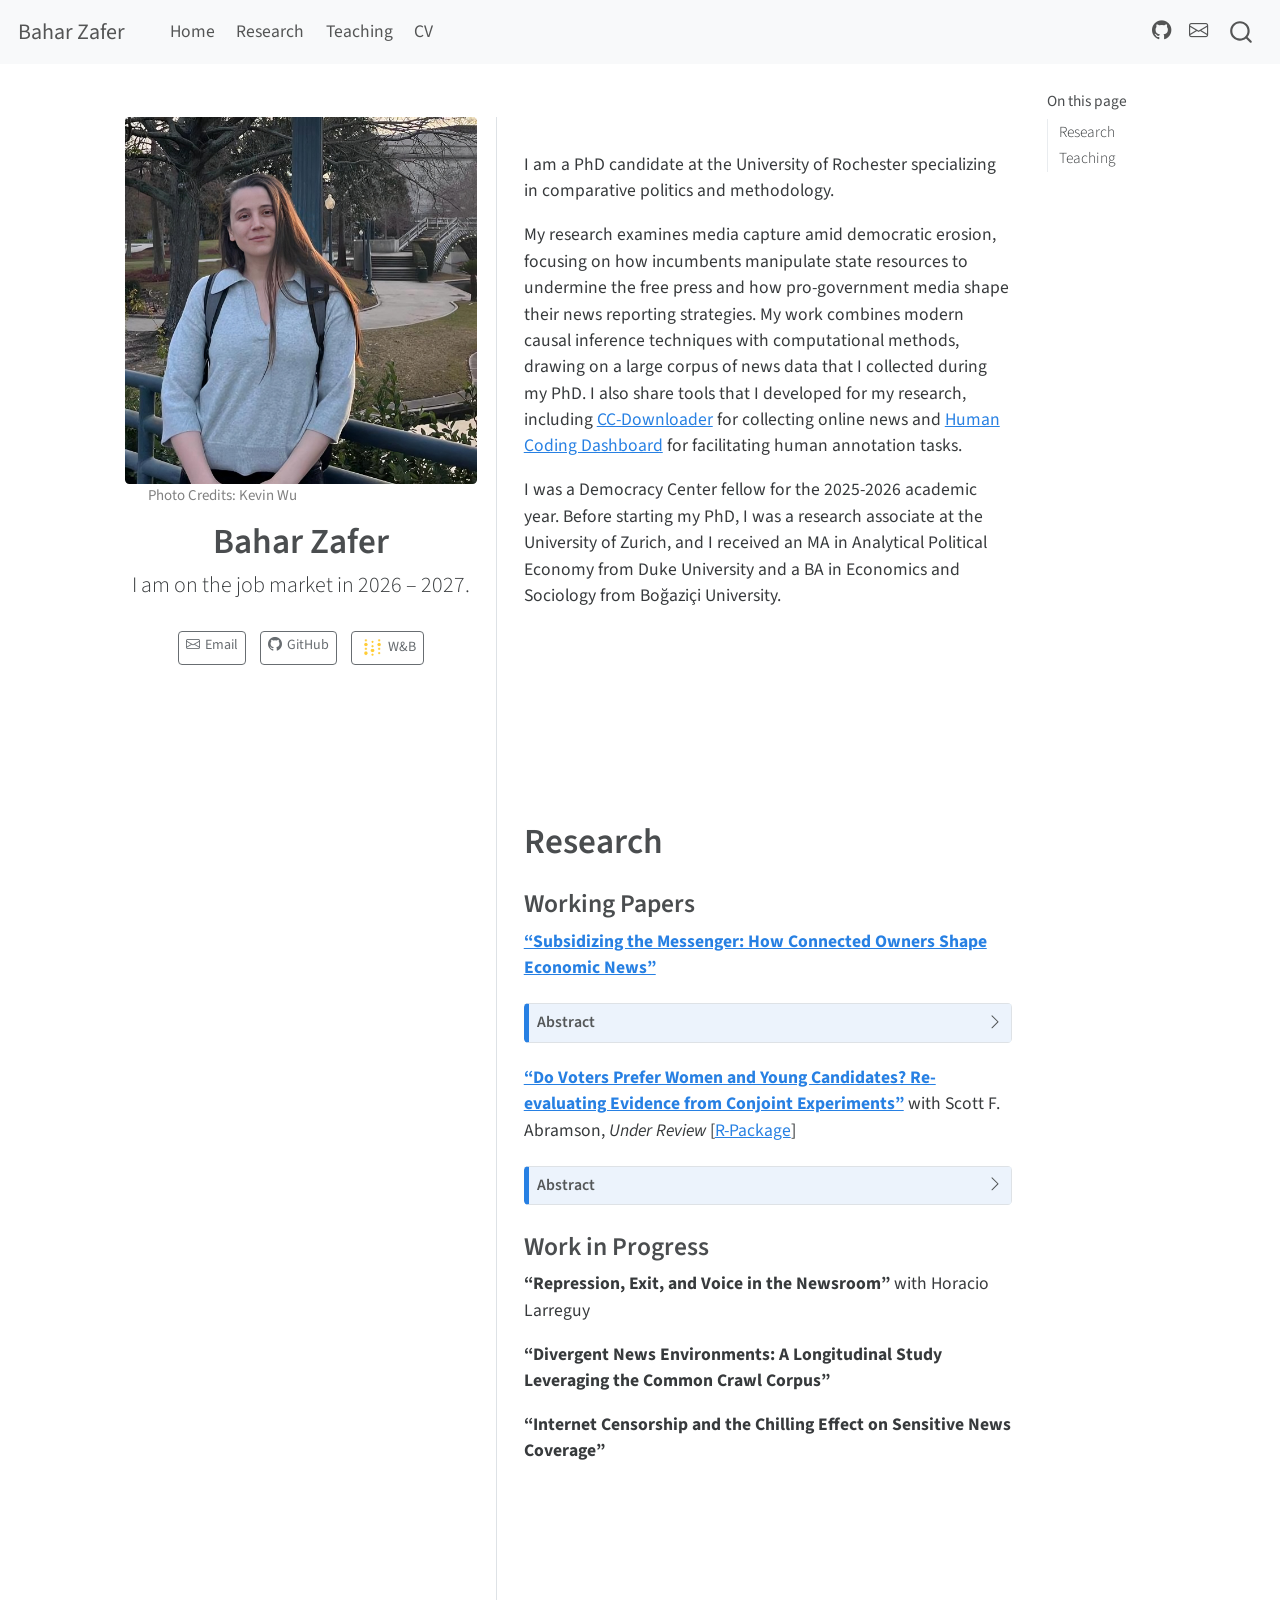
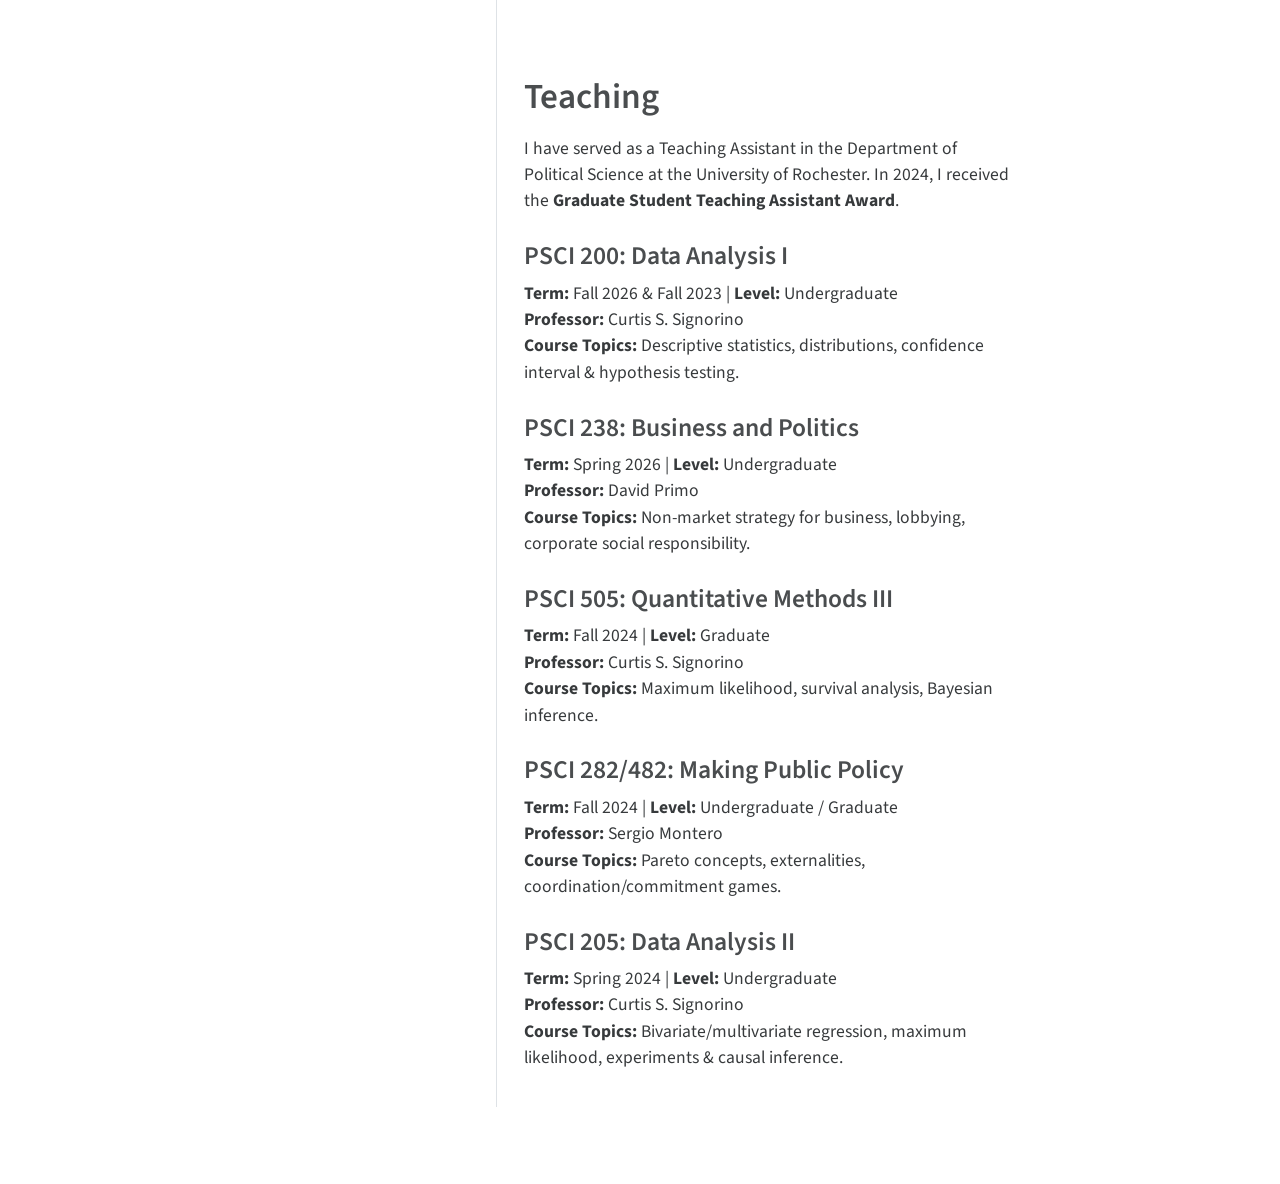
<file: index.html>
<!DOCTYPE html>
<html xmlns="http://www.w3.org/1999/xhtml" lang="en" xml:lang="en"><head>

<meta charset="utf-8">
<meta name="generator" content="quarto-1.3.450">

<meta name="viewport" content="width=device-width, initial-scale=1.0, user-scalable=yes">


<title>Bahar Zafer</title>
<style>
code{white-space: pre-wrap;}
span.smallcaps{font-variant: small-caps;}
div.columns{display: flex; gap: min(4vw, 1.5em);}
div.column{flex: auto; overflow-x: auto;}
div.hanging-indent{margin-left: 1.5em; text-indent: -1.5em;}
ul.task-list{list-style: none;}
ul.task-list li input[type="checkbox"] {
  width: 0.8em;
  margin: 0 0.8em 0.2em -1em; /* quarto-specific, see https://github.com/quarto-dev/quarto-cli/issues/4556 */ 
  vertical-align: middle;
}
</style>


<script src="site_libs/quarto-nav/quarto-nav.js"></script>
<script src="site_libs/quarto-nav/headroom.min.js"></script>
<script src="site_libs/clipboard/clipboard.min.js"></script>
<script src="site_libs/quarto-search/autocomplete.umd.js"></script>
<script src="site_libs/quarto-search/fuse.min.js"></script>
<script src="site_libs/quarto-search/quarto-search.js"></script>
<meta name="quarto:offset" content="./">
<script src="site_libs/quarto-html/quarto.js"></script>
<script src="site_libs/quarto-html/popper.min.js"></script>
<script src="site_libs/quarto-html/tippy.umd.min.js"></script>
<link href="site_libs/quarto-html/tippy.css" rel="stylesheet">
<link href="site_libs/quarto-html/quarto-syntax-highlighting.css" rel="stylesheet" id="quarto-text-highlighting-styles">
<script src="site_libs/bootstrap/bootstrap.min.js"></script>
<link href="site_libs/bootstrap/bootstrap-icons.css" rel="stylesheet">
<link href="site_libs/bootstrap/bootstrap.min.css" rel="stylesheet" id="quarto-bootstrap" data-mode="light">
<script id="quarto-search-options" type="application/json">{
  "location": "navbar",
  "copy-button": false,
  "collapse-after": 3,
  "panel-placement": "end",
  "type": "overlay",
  "limit": 20,
  "language": {
    "search-no-results-text": "No results",
    "search-matching-documents-text": "matching documents",
    "search-copy-link-title": "Copy link to search",
    "search-hide-matches-text": "Hide additional matches",
    "search-more-match-text": "more match in this document",
    "search-more-matches-text": "more matches in this document",
    "search-clear-button-title": "Clear",
    "search-detached-cancel-button-title": "Cancel",
    "search-submit-button-title": "Submit",
    "search-label": "Search"
  }
}</script>
<script async="" src="https://www.googletagmanager.com/gtag/js?id=G-RDGCC5YB4K"></script>

<script type="text/javascript">

window.dataLayer = window.dataLayer || [];
function gtag(){dataLayer.push(arguments);}
gtag('js', new Date());
gtag('config', 'G-RDGCC5YB4K', { 'anonymize_ip': true});
</script>
<style>html{ scroll-behavior: smooth; }</style>


<link rel="stylesheet" href="styles.css">
</head>

<body class="nav-fixed">

<div id="quarto-search-results"></div>
  <header id="quarto-header" class="headroom fixed-top">
    <nav class="navbar navbar-expand-lg navbar-dark ">
      <div class="navbar-container container-fluid">
      <div class="navbar-brand-container">
    <a class="navbar-brand" href="./index.html">
    <span class="navbar-title">Bahar Zafer</span>
    </a>
  </div>
            <div id="quarto-search" class="" title="Search"></div>
          <button class="navbar-toggler" type="button" data-bs-toggle="collapse" data-bs-target="#navbarCollapse" aria-controls="navbarCollapse" aria-expanded="false" aria-label="Toggle navigation" onclick="if (window.quartoToggleHeadroom) { window.quartoToggleHeadroom(); }">
  <span class="navbar-toggler-icon"></span>
</button>
          <div class="collapse navbar-collapse" id="navbarCollapse">
            <ul class="navbar-nav navbar-nav-scroll me-auto">
  <li class="nav-item">
    <a class="nav-link" href="./#home" rel="" target="">
 <span class="menu-text">Home</span></a>
  </li>  
  <li class="nav-item">
    <a class="nav-link" href="./#research" rel="" target="">
 <span class="menu-text">Research</span></a>
  </li>  
  <li class="nav-item">
    <a class="nav-link" href="./teaching.html" rel="" target="">
 <span class="menu-text">Teaching</span></a>
  </li>  
  <li class="nav-item">
    <a class="nav-link" href="./cv.pdf" rel="" target="">
 <span class="menu-text">CV</span></a>
  </li>  
</ul>
            <ul class="navbar-nav navbar-nav-scroll ms-auto">
  <li class="nav-item compact">
    <a class="nav-link" href="https://github.com/baharzafer" rel="" target=""><i class="bi bi-github" role="img">
</i> 
 <span class="menu-text"></span></a>
  </li>  
  <li class="nav-item compact">
    <a class="nav-link" href="mailto:bzafer@ur.rochester.edu" rel="" target=""><i class="bi bi-envelope" role="img">
</i> 
 <span class="menu-text"></span></a>
  </li>  
</ul>
            <div class="quarto-navbar-tools">
</div>
          </div> <!-- /navcollapse -->
      </div> <!-- /container-fluid -->
    </nav>
</header>
<!-- content -->
<div id="quarto-content" class="quarto-container page-columns page-rows-contents page-layout-article page-navbar">
<!-- sidebar -->
<!-- margin-sidebar -->
    <div id="quarto-margin-sidebar" class="sidebar margin-sidebar">
        <nav id="TOC" role="doc-toc" class="toc-active">
    <h2 id="toc-title">On this page</h2>
  <ul>
  <li><a href="#home" id="toc-home" class="nav-link active" data-scroll-target="#home"></a></li>
  <li><a href="#research" id="toc-research" class="nav-link" data-scroll-target="#research">Research</a>
  <ul class="collapse">
  <li><a href="#working-papers" id="toc-working-papers" class="nav-link" data-scroll-target="#working-papers">Working Papers</a></li>
  <li><a href="#work-in-progress" id="toc-work-in-progress" class="nav-link" data-scroll-target="#work-in-progress">Work in Progress</a></li>
  </ul></li>
  <li><a href="#teaching" id="toc-teaching" class="nav-link" data-scroll-target="#teaching">Teaching</a>
  <ul class="collapse">
  <li><a href="#psci-200-data-analysis-i" id="toc-psci-200-data-analysis-i" class="nav-link" data-scroll-target="#psci-200-data-analysis-i">PSCI 200: Data Analysis I</a></li>
  <li><a href="#psci-238-business-and-politics" id="toc-psci-238-business-and-politics" class="nav-link" data-scroll-target="#psci-238-business-and-politics">PSCI 238: Business and Politics</a></li>
  <li><a href="#psci-505-quantitative-methods-iii" id="toc-psci-505-quantitative-methods-iii" class="nav-link" data-scroll-target="#psci-505-quantitative-methods-iii">PSCI 505: Quantitative Methods III</a></li>
  <li><a href="#psci-282482-making-public-policy" id="toc-psci-282482-making-public-policy" class="nav-link" data-scroll-target="#psci-282482-making-public-policy">PSCI 282/482: Making Public Policy</a></li>
  <li><a href="#psci-205-data-analysis-ii" id="toc-psci-205-data-analysis-ii" class="nav-link" data-scroll-target="#psci-205-data-analysis-ii">PSCI 205: Data Analysis II</a></li>
  </ul></li>
  </ul>
</nav>
    </div>
<!-- main -->
<div class="quarto-about-trestles">
  <div class="about-entity">
    <img src="photo_bz.jpg" class="about-image
  rounded " style="width: 20em;">
<header id="title-block-header" class="quarto-title-block default">
<div class="quarto-title">
<h1 class="title">Bahar Zafer</h1>
<p class="subtitle lead">I am on the job market in 2026 – 2027.</p>
</div>
<div class="quarto-title-meta">
  </div>
</header>
    <div class="about-links">
  <a href="mailto:bzafer@ur.rochester.edu" class="about-link" rel="" target="">
    <i class="bi bi-envelope"></i>
     <span class="about-link-text">Email</span>
  </a>
  <a href="https://github.com/baharzafer" class="about-link" rel="" target="">
    <i class="bi bi-github"></i>
     <span class="about-link-text">GitHub</span>
  </a>
  <a href="https://wandb.ai/profile/baharzafer" class="about-link" rel="" target="">
     <span class="about-link-text"><img src="WB_white.png" class="img-fluid" width="25"> W&amp;B</span>
  </a>
</div>
  </div>
  <div class="about-contents"><main class="content" id="quarto-document-content">

<script>
document.addEventListener("DOMContentLoaded", function() {
  const img = document.querySelector(".about-image");
  if (img) {
    img.insertAdjacentHTML('afterend', '<div style="width: 86%; text-align: left; font-size: 0.85rem; margin-top: -25px; margin-bottom: 15px;"><a href="https://tseluenkevinwu.org/" style="color: gray; text-decoration: none;">Photo Credits: Kevin Wu</a></div>');
  }
});
</script>
<section id="home" class="level1">
<h1></h1>
<p>I am a PhD candidate at the University of Rochester specializing in comparative politics and methodology.</p>
<p>My research examines media capture amid democratic erosion, focusing on how incumbents manipulate state resources to undermine the free press and how pro-government media shape their news reporting strategies. My work combines modern causal inference techniques with computational methods, drawing on a large corpus of news data that I collected during my PhD. I also share tools that I developed for my research, including <a href="https://github.com/zfrb/CC-Downloader">CC-Downloader</a> for collecting online news and <a href="https://github.com/zfrb/human-coding-dashboard">Human Coding Dashboard</a> for facilitating human annotation tasks.</p>
<p>I was a Democracy Center fellow for the 2025-2026 academic year. Before starting my PhD, I was a research associate at the University of Zurich, and I received an MA in Analytical Political Economy from Duke University and a BA in Economics and Sociology from Boğaziçi University.</p>
</section>
<section id="research" class="level1" style="margin-top: 6em;">
<h1 style="margin-top: 6em;">Research</h1>
<section id="working-papers" class="level3">
<h3 data-anchor-id="working-papers">Working Papers</h3>
<p><a href="paper_1.pdf"><strong>“Subsidizing the Messenger: How Connected Owners Shape Economic News”</strong></a></p>
<div class="callout callout-style-default callout-note no-icon callout-titled" title="Abstract">
<div class="callout-header d-flex align-content-center" data-bs-toggle="collapse" data-bs-target=".callout-1-contents" aria-controls="callout-1" aria-expanded="false" aria-label="Toggle callout">
<div class="callout-icon-container">
<i class="callout-icon no-icon"></i>
</div>
<div class="callout-title-container flex-fill">
Abstract
</div>
<div class="callout-btn-toggle d-inline-block border-0 py-1 ps-1 pe-0 float-end"><i class="callout-toggle"></i></div>
</div>
<div id="callout-1" class="callout-1-contents callout-collapse collapse">
<div class="callout-body-container callout-body">
<p>Scholars have extensively investigated the interest of incumbents in controlling media and the role of financial independence in safeguarding press freedom. Nonetheless, the literature lacks evidence on how governments employ ostensibly legal methods to fund connected media in exchange for favorable coverage. This paper identifies market-based exchanges as two-way favors between the government and politically connected media owners, exploiting the acquisition of the largest media company in Turkey by a pro-government conglomerate in 2018. First, I find sizable advertising favors from the government as the 2018 sale significantly increased state advertising in the acquired newspapers, despite a simultaneous decline in their circulations and private advertising. Second, these newspapers return the favor with biased economic news supportive of the government. My results establish (i) a political motive underlying state advertising that operates independently of economic incentives, and (ii) biased news coverage in the connected newspapers catering to the government, potentially at the expense of circulation.</p>
<p><em>Keywords:</em> Media capture, government advertising, politically connected owners, triple differences regression, topic modeling, sentiment analysis, BERT, GPT</p>
</div>
</div>
</div>
<p><a href="ConjointSensitivity.pdf"><strong>“Do Voters Prefer Women and Young Candidates? Re-evaluating Evidence from Conjoint Experiments”</strong></a> with Scott F. Abramson, <em>Under Review</em> [<a href="https://github.com/zfrb/ConjointSensitivity">R-Package</a>]</p>
<div class="callout callout-style-default callout-note no-icon callout-titled" title="Abstract">
<div class="callout-header d-flex align-content-center" data-bs-toggle="collapse" data-bs-target=".callout-2-contents" aria-controls="callout-2" aria-expanded="false" aria-label="Toggle callout">
<div class="callout-icon-container">
<i class="callout-icon no-icon"></i>
</div>
<div class="callout-title-container flex-fill">
Abstract
</div>
<div class="callout-btn-toggle d-inline-block border-0 py-1 ps-1 pe-0 float-end"><i class="callout-toggle"></i></div>
</div>
<div id="callout-2" class="callout-2-contents callout-collapse collapse">
<div class="callout-body-container callout-body">
<p>Conjoint experiments are widely used to study whether voters discriminate against candidates on the basis of characteristics such as gender and age. Recent meta-analyses interpret this literature as evidence against demand-side explanations for the under-representation of women and younger candidates in elected office. We reassess these claims by examining the finite-sample sensitivity of candidate-choice conjoint estimates. Building on recent advances in influence-function methods, we estimate the smallest share of respondents and experimentally generated electoral contests whose removal changes the sign of study-level and meta-analytic AMCEs. Across experiments in prominent meta-analyses of gender and age, we find that many estimates can be reversed by dropping small fractions of respondents or contests. These sensitivities also propagate to the meta-analytic level, where pooled estimates change sign after similarly small perturbations. The results show that conjoint-based claims about voter preferences can depend heavily on both respondent sampling and the random sampling of candidate contests implied by experimental designs.</p>
<p><em>Keywords:</em> Gender bias, candidate-choice experiments, discrimination</p>
</div>
</div>
</div>
</section>
<section id="work-in-progress" class="level3">
<h3 data-anchor-id="work-in-progress">Work in Progress</h3>
<p><strong>“Repression, Exit, and Voice in the Newsroom”</strong> with Horacio Larreguy</p>
<p><strong>“Divergent News Environments: A Longitudinal Study Leveraging the Common Crawl Corpus”</strong></p>
<p><strong>“Internet Censorship and the Chilling Eﬀect on Sensitive News Coverage”</strong></p>
</section>
</section>
<section id="teaching" class="level1" style="margin-top: 6em;">
<h1 style="margin-top: 6em;">Teaching</h1>
<p>I have served as a Teaching Assistant in the Department of Political Science at the University of Rochester. In 2024, I received the <strong>Graduate Student Teaching Assistant Award</strong>.</p>
<section id="psci-200-data-analysis-i" class="level3">
<h3 data-anchor-id="psci-200-data-analysis-i">PSCI 200: Data Analysis I</h3>
<p><strong>Term:</strong> Fall 2026 &amp; Fall 2023 | <strong>Level:</strong> Undergraduate<br>
<strong>Professor:</strong> Curtis S. Signorino<br>
<strong>Course Topics:</strong> Descriptive statistics, distributions, confidence interval &amp; hypothesis testing.</p>
</section>
<section id="psci-238-business-and-politics" class="level3">
<h3 data-anchor-id="psci-238-business-and-politics">PSCI 238: Business and Politics</h3>
<p><strong>Term:</strong> Spring 2026 | <strong>Level:</strong> Undergraduate<br>
<strong>Professor:</strong> David Primo<br>
<strong>Course Topics:</strong> Non-market strategy for business, lobbying, corporate social responsibility.</p>
</section>
<section id="psci-505-quantitative-methods-iii" class="level3">
<h3 data-anchor-id="psci-505-quantitative-methods-iii">PSCI 505: Quantitative Methods III</h3>
<p><strong>Term:</strong> Fall 2024 | <strong>Level:</strong> Graduate<br>
<strong>Professor:</strong> Curtis S. Signorino<br>
<strong>Course Topics:</strong> Maximum likelihood, survival analysis, Bayesian inference.</p>
</section>
<section id="psci-282482-making-public-policy" class="level3">
<h3 data-anchor-id="psci-282482-making-public-policy">PSCI 282/482: Making Public Policy</h3>
<p><strong>Term:</strong> Fall 2024 | <strong>Level:</strong> Undergraduate / Graduate<br>
<strong>Professor:</strong> Sergio Montero<br>
<strong>Course Topics:</strong> Pareto concepts, externalities, coordination/commitment games.</p>
</section>
<section id="psci-205-data-analysis-ii" class="level3">
<h3 data-anchor-id="psci-205-data-analysis-ii">PSCI 205: Data Analysis II</h3>
<p><strong>Term:</strong> Spring 2024 | <strong>Level:</strong> Undergraduate<br>
<strong>Professor:</strong> Curtis S. Signorino<br>
<strong>Course Topics:</strong> Bivariate/multivariate regression, maximum likelihood, experiments &amp; causal inference.</p>


</section>
</section>
</main></div>
</div>
 <!-- /main -->
<script id="quarto-html-after-body" type="application/javascript">
window.document.addEventListener("DOMContentLoaded", function (event) {
  const toggleBodyColorMode = (bsSheetEl) => {
    const mode = bsSheetEl.getAttribute("data-mode");
    const bodyEl = window.document.querySelector("body");
    if (mode === "dark") {
      bodyEl.classList.add("quarto-dark");
      bodyEl.classList.remove("quarto-light");
    } else {
      bodyEl.classList.add("quarto-light");
      bodyEl.classList.remove("quarto-dark");
    }
  }
  const toggleBodyColorPrimary = () => {
    const bsSheetEl = window.document.querySelector("link#quarto-bootstrap");
    if (bsSheetEl) {
      toggleBodyColorMode(bsSheetEl);
    }
  }
  toggleBodyColorPrimary();  
  const isCodeAnnotation = (el) => {
    for (const clz of el.classList) {
      if (clz.startsWith('code-annotation-')) {                     
        return true;
      }
    }
    return false;
  }
  const clipboard = new window.ClipboardJS('.code-copy-button', {
    text: function(trigger) {
      const codeEl = trigger.previousElementSibling.cloneNode(true);
      for (const childEl of codeEl.children) {
        if (isCodeAnnotation(childEl)) {
          childEl.remove();
        }
      }
      return codeEl.innerText;
    }
  });
  clipboard.on('success', function(e) {
    // button target
    const button = e.trigger;
    // don't keep focus
    button.blur();
    // flash "checked"
    button.classList.add('code-copy-button-checked');
    var currentTitle = button.getAttribute("title");
    button.setAttribute("title", "Copied!");
    let tooltip;
    if (window.bootstrap) {
      button.setAttribute("data-bs-toggle", "tooltip");
      button.setAttribute("data-bs-placement", "left");
      button.setAttribute("data-bs-title", "Copied!");
      tooltip = new bootstrap.Tooltip(button, 
        { trigger: "manual", 
          customClass: "code-copy-button-tooltip",
          offset: [0, -8]});
      tooltip.show();    
    }
    setTimeout(function() {
      if (tooltip) {
        tooltip.hide();
        button.removeAttribute("data-bs-title");
        button.removeAttribute("data-bs-toggle");
        button.removeAttribute("data-bs-placement");
      }
      button.setAttribute("title", currentTitle);
      button.classList.remove('code-copy-button-checked');
    }, 1000);
    // clear code selection
    e.clearSelection();
  });
  function tippyHover(el, contentFn) {
    const config = {
      allowHTML: true,
      content: contentFn,
      maxWidth: 500,
      delay: 100,
      arrow: false,
      appendTo: function(el) {
          return el.parentElement;
      },
      interactive: true,
      interactiveBorder: 10,
      theme: 'quarto',
      placement: 'bottom-start'
    };
    window.tippy(el, config); 
  }
  const noterefs = window.document.querySelectorAll('a[role="doc-noteref"]');
  for (var i=0; i<noterefs.length; i++) {
    const ref = noterefs[i];
    tippyHover(ref, function() {
      // use id or data attribute instead here
      let href = ref.getAttribute('data-footnote-href') || ref.getAttribute('href');
      try { href = new URL(href).hash; } catch {}
      const id = href.replace(/^#\/?/, "");
      const note = window.document.getElementById(id);
      return note.innerHTML;
    });
  }
      let selectedAnnoteEl;
      const selectorForAnnotation = ( cell, annotation) => {
        let cellAttr = 'data-code-cell="' + cell + '"';
        let lineAttr = 'data-code-annotation="' +  annotation + '"';
        const selector = 'span[' + cellAttr + '][' + lineAttr + ']';
        return selector;
      }
      const selectCodeLines = (annoteEl) => {
        const doc = window.document;
        const targetCell = annoteEl.getAttribute("data-target-cell");
        const targetAnnotation = annoteEl.getAttribute("data-target-annotation");
        const annoteSpan = window.document.querySelector(selectorForAnnotation(targetCell, targetAnnotation));
        const lines = annoteSpan.getAttribute("data-code-lines").split(",");
        const lineIds = lines.map((line) => {
          return targetCell + "-" + line;
        })
        let top = null;
        let height = null;
        let parent = null;
        if (lineIds.length > 0) {
            //compute the position of the single el (top and bottom and make a div)
            const el = window.document.getElementById(lineIds[0]);
            top = el.offsetTop;
            height = el.offsetHeight;
            parent = el.parentElement.parentElement;
          if (lineIds.length > 1) {
            const lastEl = window.document.getElementById(lineIds[lineIds.length - 1]);
            const bottom = lastEl.offsetTop + lastEl.offsetHeight;
            height = bottom - top;
          }
          if (top !== null && height !== null && parent !== null) {
            // cook up a div (if necessary) and position it 
            let div = window.document.getElementById("code-annotation-line-highlight");
            if (div === null) {
              div = window.document.createElement("div");
              div.setAttribute("id", "code-annotation-line-highlight");
              div.style.position = 'absolute';
              parent.appendChild(div);
            }
            div.style.top = top - 2 + "px";
            div.style.height = height + 4 + "px";
            let gutterDiv = window.document.getElementById("code-annotation-line-highlight-gutter");
            if (gutterDiv === null) {
              gutterDiv = window.document.createElement("div");
              gutterDiv.setAttribute("id", "code-annotation-line-highlight-gutter");
              gutterDiv.style.position = 'absolute';
              const codeCell = window.document.getElementById(targetCell);
              const gutter = codeCell.querySelector('.code-annotation-gutter');
              gutter.appendChild(gutterDiv);
            }
            gutterDiv.style.top = top - 2 + "px";
            gutterDiv.style.height = height + 4 + "px";
          }
          selectedAnnoteEl = annoteEl;
        }
      };
      const unselectCodeLines = () => {
        const elementsIds = ["code-annotation-line-highlight", "code-annotation-line-highlight-gutter"];
        elementsIds.forEach((elId) => {
          const div = window.document.getElementById(elId);
          if (div) {
            div.remove();
          }
        });
        selectedAnnoteEl = undefined;
      };
      // Attach click handler to the DT
      const annoteDls = window.document.querySelectorAll('dt[data-target-cell]');
      for (const annoteDlNode of annoteDls) {
        annoteDlNode.addEventListener('click', (event) => {
          const clickedEl = event.target;
          if (clickedEl !== selectedAnnoteEl) {
            unselectCodeLines();
            const activeEl = window.document.querySelector('dt[data-target-cell].code-annotation-active');
            if (activeEl) {
              activeEl.classList.remove('code-annotation-active');
            }
            selectCodeLines(clickedEl);
            clickedEl.classList.add('code-annotation-active');
          } else {
            // Unselect the line
            unselectCodeLines();
            clickedEl.classList.remove('code-annotation-active');
          }
        });
      }
  const findCites = (el) => {
    const parentEl = el.parentElement;
    if (parentEl) {
      const cites = parentEl.dataset.cites;
      if (cites) {
        return {
          el,
          cites: cites.split(' ')
        };
      } else {
        return findCites(el.parentElement)
      }
    } else {
      return undefined;
    }
  };
  var bibliorefs = window.document.querySelectorAll('a[role="doc-biblioref"]');
  for (var i=0; i<bibliorefs.length; i++) {
    const ref = bibliorefs[i];
    const citeInfo = findCites(ref);
    if (citeInfo) {
      tippyHover(citeInfo.el, function() {
        var popup = window.document.createElement('div');
        citeInfo.cites.forEach(function(cite) {
          var citeDiv = window.document.createElement('div');
          citeDiv.classList.add('hanging-indent');
          citeDiv.classList.add('csl-entry');
          var biblioDiv = window.document.getElementById('ref-' + cite);
          if (biblioDiv) {
            citeDiv.innerHTML = biblioDiv.innerHTML;
          }
          popup.appendChild(citeDiv);
        });
        return popup.innerHTML;
      });
    }
  }
});
</script>
</div> <!-- /content -->



<script src="site_libs/quarto-html/zenscroll-min.js"></script>
</body></html>
</file>
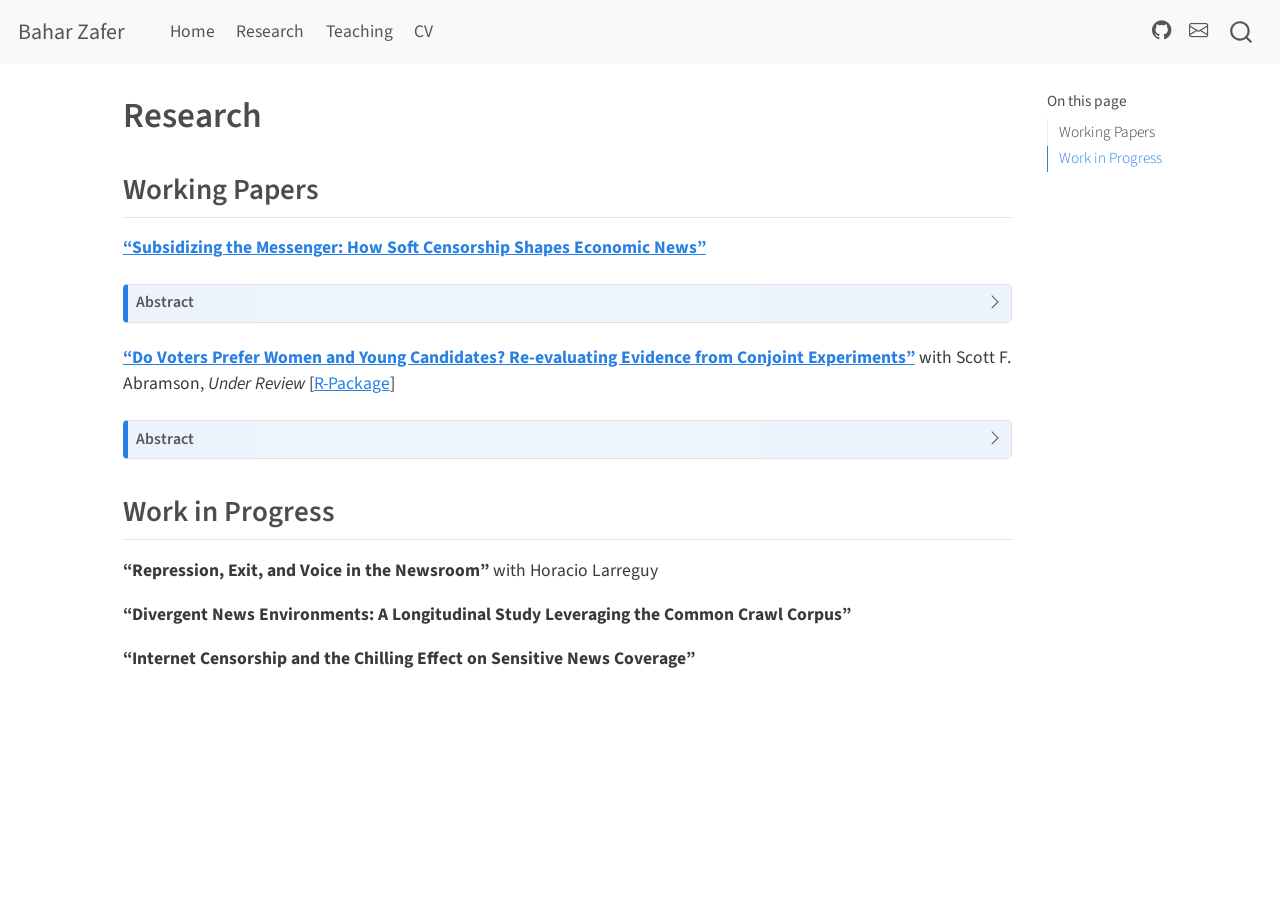
<file: research.html>
<!DOCTYPE html>
<html xmlns="http://www.w3.org/1999/xhtml" lang="en" xml:lang="en"><head>

<meta charset="utf-8">
<meta name="generator" content="quarto-1.3.450">

<meta name="viewport" content="width=device-width, initial-scale=1.0, user-scalable=yes">


<title>Bahar Zafer - Research</title>
<style>
code{white-space: pre-wrap;}
span.smallcaps{font-variant: small-caps;}
div.columns{display: flex; gap: min(4vw, 1.5em);}
div.column{flex: auto; overflow-x: auto;}
div.hanging-indent{margin-left: 1.5em; text-indent: -1.5em;}
ul.task-list{list-style: none;}
ul.task-list li input[type="checkbox"] {
  width: 0.8em;
  margin: 0 0.8em 0.2em -1em; /* quarto-specific, see https://github.com/quarto-dev/quarto-cli/issues/4556 */ 
  vertical-align: middle;
}
</style>


<script src="site_libs/quarto-nav/quarto-nav.js"></script>
<script src="site_libs/quarto-nav/headroom.min.js"></script>
<script src="site_libs/clipboard/clipboard.min.js"></script>
<script src="site_libs/quarto-search/autocomplete.umd.js"></script>
<script src="site_libs/quarto-search/fuse.min.js"></script>
<script src="site_libs/quarto-search/quarto-search.js"></script>
<meta name="quarto:offset" content="./">
<script src="site_libs/quarto-html/quarto.js"></script>
<script src="site_libs/quarto-html/popper.min.js"></script>
<script src="site_libs/quarto-html/tippy.umd.min.js"></script>
<script src="site_libs/quarto-html/anchor.min.js"></script>
<link href="site_libs/quarto-html/tippy.css" rel="stylesheet">
<link href="site_libs/quarto-html/quarto-syntax-highlighting.css" rel="stylesheet" id="quarto-text-highlighting-styles">
<script src="site_libs/bootstrap/bootstrap.min.js"></script>
<link href="site_libs/bootstrap/bootstrap-icons.css" rel="stylesheet">
<link href="site_libs/bootstrap/bootstrap.min.css" rel="stylesheet" id="quarto-bootstrap" data-mode="light">
<script id="quarto-search-options" type="application/json">{
  "location": "navbar",
  "copy-button": false,
  "collapse-after": 3,
  "panel-placement": "end",
  "type": "overlay",
  "limit": 20,
  "language": {
    "search-no-results-text": "No results",
    "search-matching-documents-text": "matching documents",
    "search-copy-link-title": "Copy link to search",
    "search-hide-matches-text": "Hide additional matches",
    "search-more-match-text": "more match in this document",
    "search-more-matches-text": "more matches in this document",
    "search-clear-button-title": "Clear",
    "search-detached-cancel-button-title": "Cancel",
    "search-submit-button-title": "Submit",
    "search-label": "Search"
  }
}</script>
<script async="" src="https://www.googletagmanager.com/gtag/js?id=G-RDGCC5YB4K"></script>

<script type="text/javascript">

window.dataLayer = window.dataLayer || [];
function gtag(){dataLayer.push(arguments);}
gtag('js', new Date());
gtag('config', 'G-RDGCC5YB4K', { 'anonymize_ip': true});
</script>
<style>html{ scroll-behavior: smooth; }</style>


<link rel="stylesheet" href="styles.css">
</head>

<body class="nav-fixed">

<div id="quarto-search-results"></div>
  <header id="quarto-header" class="headroom fixed-top">
    <nav class="navbar navbar-expand-lg navbar-dark ">
      <div class="navbar-container container-fluid">
      <div class="navbar-brand-container">
    <a class="navbar-brand" href="./index.html">
    <span class="navbar-title">Bahar Zafer</span>
    </a>
  </div>
            <div id="quarto-search" class="" title="Search"></div>
          <button class="navbar-toggler" type="button" data-bs-toggle="collapse" data-bs-target="#navbarCollapse" aria-controls="navbarCollapse" aria-expanded="false" aria-label="Toggle navigation" onclick="if (window.quartoToggleHeadroom) { window.quartoToggleHeadroom(); }">
  <span class="navbar-toggler-icon"></span>
</button>
          <div class="collapse navbar-collapse" id="navbarCollapse">
            <ul class="navbar-nav navbar-nav-scroll me-auto">
  <li class="nav-item">
    <a class="nav-link" href="./#home" rel="" target="">
 <span class="menu-text">Home</span></a>
  </li>  
  <li class="nav-item">
    <a class="nav-link" href="./#research" rel="" target="">
 <span class="menu-text">Research</span></a>
  </li>  
  <li class="nav-item">
    <a class="nav-link" href="./teaching.html" rel="" target="">
 <span class="menu-text">Teaching</span></a>
  </li>  
  <li class="nav-item">
    <a class="nav-link" href="./cv.pdf" rel="" target="">
 <span class="menu-text">CV</span></a>
  </li>  
</ul>
            <ul class="navbar-nav navbar-nav-scroll ms-auto">
  <li class="nav-item compact">
    <a class="nav-link" href="https://github.com/baharzafer" rel="" target=""><i class="bi bi-github" role="img">
</i> 
 <span class="menu-text"></span></a>
  </li>  
  <li class="nav-item compact">
    <a class="nav-link" href="mailto:bzafer@ur.rochester.edu" rel="" target=""><i class="bi bi-envelope" role="img">
</i> 
 <span class="menu-text"></span></a>
  </li>  
</ul>
            <div class="quarto-navbar-tools">
</div>
          </div> <!-- /navcollapse -->
      </div> <!-- /container-fluid -->
    </nav>
</header>
<!-- content -->
<div id="quarto-content" class="quarto-container page-columns page-rows-contents page-layout-article page-navbar">
<!-- sidebar -->
<!-- margin-sidebar -->
    <div id="quarto-margin-sidebar" class="sidebar margin-sidebar">
        <nav id="TOC" role="doc-toc" class="toc-active">
    <h2 id="toc-title">On this page</h2>
   
  <ul>
  <li><a href="#working-papers" id="toc-working-papers" class="nav-link active" data-scroll-target="#working-papers">Working Papers</a></li>
  <li><a href="#work-in-progress" id="toc-work-in-progress" class="nav-link" data-scroll-target="#work-in-progress">Work in Progress</a></li>
  </ul>
</nav>
    </div>
<!-- main -->
<main class="content" id="quarto-document-content">

<header id="title-block-header" class="quarto-title-block default">
<div class="quarto-title">
<h1 class="title">Research</h1>
</div>



<div class="quarto-title-meta">

    
  
    
  </div>
  

</header>

<section id="working-papers" class="level2">
<h2 class="anchored" data-anchor-id="working-papers">Working Papers</h2>
<p><a href="paper_1.pdf"><strong>“Subsidizing the Messenger: How Soft Censorship Shapes Economic News”</strong></a></p>
<div class="callout callout-style-default callout-note no-icon callout-titled" title="Abstract">
<div class="callout-header d-flex align-content-center" data-bs-toggle="collapse" data-bs-target=".callout-1-contents" aria-controls="callout-1" aria-expanded="false" aria-label="Toggle callout">
<div class="callout-icon-container">
<i class="callout-icon no-icon"></i>
</div>
<div class="callout-title-container flex-fill">
Abstract
</div>
<div class="callout-btn-toggle d-inline-block border-0 py-1 ps-1 pe-0 float-end"><i class="callout-toggle"></i></div>
</div>
<div id="callout-1" class="callout-1-contents callout-collapse collapse">
<div class="callout-body-container callout-body">
<p>Scholars have extensively investigated the interest of incumbents in controlling media and the role of financial independence in safeguarding press freedom. Nonetheless, the literature lacks evidence on how governments employ ostensibly legal methods to fund connected media in exchange for favorable coverage. This paper identifies market-based exchanges as two-way favors between the government and politically connected media owners, exploiting the acquisition of the largest media company in Turkey by a pro-government conglomerate in 2018. First, I find sizable advertising favors from the government as the 2018 sale significantly increased state advertising in the acquired newspapers, despite a simultaneous decline in their circulations and private advertising. Second, these newspapers return the favor with biased economic news supportive of the government. My results establish (i) a political motive underlying state advertising that operates independently of economic incentives, and (ii) biased news coverage in the connected newspapers catering to the government, potentially at the expense of circulation.</p>
<p><em>Keywords:</em> Media capture, government advertising, politically connected owners, triple differences regression, topic modeling, sentiment analysis, BERT, GPT</p>
</div>
</div>
</div>
<p><a href="ConjointSensitivity.pdf"><strong>“Do Voters Prefer Women and Young Candidates? Re-evaluating Evidence from Conjoint Experiments”</strong></a> with Scott F. Abramson, <em>Under Review</em> [<a href="https://github.com/zfrb/ConjointSensitivity">R-Package</a>]</p>
<div class="callout callout-style-default callout-note no-icon callout-titled" title="Abstract">
<div class="callout-header d-flex align-content-center" data-bs-toggle="collapse" data-bs-target=".callout-2-contents" aria-controls="callout-2" aria-expanded="false" aria-label="Toggle callout">
<div class="callout-icon-container">
<i class="callout-icon no-icon"></i>
</div>
<div class="callout-title-container flex-fill">
Abstract
</div>
<div class="callout-btn-toggle d-inline-block border-0 py-1 ps-1 pe-0 float-end"><i class="callout-toggle"></i></div>
</div>
<div id="callout-2" class="callout-2-contents callout-collapse collapse">
<div class="callout-body-container callout-body">
<p>Conjoint experiments are widely used to study whether voters discriminate against candidates on the basis of characteristics such as gender and age. Recent meta-analyses interpret this literature as evidence against demand-side explanations for the under-representation of women and younger candidates in elected office. We reassess these claims by examining the finite-sample sensitivity of candidate-choice conjoint estimates. Building on recent advances in influence-function methods, we estimate the smallest share of respondents and experimentally generated electoral contests whose removal changes the sign of study-level and meta-analytic AMCEs. Across experiments in prominent meta-analyses of gender and age, we find that many estimates can be reversed by dropping small fractions of respondents or contests. These sensitivities also propagate to the meta-analytic level, where pooled estimates change sign after similarly small perturbations. The results show that conjoint-based claims about voter preferences can depend heavily on both respondent sampling and the random sampling of candidate contests implied by experimental designs.</p>
<p><em>Keywords:</em> Gender bias, candidate-choice experiments, discrimination</p>
</div>
</div>
</div>
</section>
<section id="work-in-progress" class="level2">
<h2 class="anchored" data-anchor-id="work-in-progress">Work in Progress</h2>
<p><strong>“Repression, Exit, and Voice in the Newsroom”</strong> with Horacio Larreguy</p>
<p><strong>“Divergent News Environments: A Longitudinal Study Leveraging the Common Crawl Corpus”</strong></p>
<p><strong>“Internet Censorship and the Chilling Eﬀect on Sensitive News Coverage”</strong></p>


</section>

</main> <!-- /main -->
<script id="quarto-html-after-body" type="application/javascript">
window.document.addEventListener("DOMContentLoaded", function (event) {
  const toggleBodyColorMode = (bsSheetEl) => {
    const mode = bsSheetEl.getAttribute("data-mode");
    const bodyEl = window.document.querySelector("body");
    if (mode === "dark") {
      bodyEl.classList.add("quarto-dark");
      bodyEl.classList.remove("quarto-light");
    } else {
      bodyEl.classList.add("quarto-light");
      bodyEl.classList.remove("quarto-dark");
    }
  }
  const toggleBodyColorPrimary = () => {
    const bsSheetEl = window.document.querySelector("link#quarto-bootstrap");
    if (bsSheetEl) {
      toggleBodyColorMode(bsSheetEl);
    }
  }
  toggleBodyColorPrimary();  
  const icon = "";
  const anchorJS = new window.AnchorJS();
  anchorJS.options = {
    placement: 'right',
    icon: icon
  };
  anchorJS.add('.anchored');
  const isCodeAnnotation = (el) => {
    for (const clz of el.classList) {
      if (clz.startsWith('code-annotation-')) {                     
        return true;
      }
    }
    return false;
  }
  const clipboard = new window.ClipboardJS('.code-copy-button', {
    text: function(trigger) {
      const codeEl = trigger.previousElementSibling.cloneNode(true);
      for (const childEl of codeEl.children) {
        if (isCodeAnnotation(childEl)) {
          childEl.remove();
        }
      }
      return codeEl.innerText;
    }
  });
  clipboard.on('success', function(e) {
    // button target
    const button = e.trigger;
    // don't keep focus
    button.blur();
    // flash "checked"
    button.classList.add('code-copy-button-checked');
    var currentTitle = button.getAttribute("title");
    button.setAttribute("title", "Copied!");
    let tooltip;
    if (window.bootstrap) {
      button.setAttribute("data-bs-toggle", "tooltip");
      button.setAttribute("data-bs-placement", "left");
      button.setAttribute("data-bs-title", "Copied!");
      tooltip = new bootstrap.Tooltip(button, 
        { trigger: "manual", 
          customClass: "code-copy-button-tooltip",
          offset: [0, -8]});
      tooltip.show();    
    }
    setTimeout(function() {
      if (tooltip) {
        tooltip.hide();
        button.removeAttribute("data-bs-title");
        button.removeAttribute("data-bs-toggle");
        button.removeAttribute("data-bs-placement");
      }
      button.setAttribute("title", currentTitle);
      button.classList.remove('code-copy-button-checked');
    }, 1000);
    // clear code selection
    e.clearSelection();
  });
  function tippyHover(el, contentFn) {
    const config = {
      allowHTML: true,
      content: contentFn,
      maxWidth: 500,
      delay: 100,
      arrow: false,
      appendTo: function(el) {
          return el.parentElement;
      },
      interactive: true,
      interactiveBorder: 10,
      theme: 'quarto',
      placement: 'bottom-start'
    };
    window.tippy(el, config); 
  }
  const noterefs = window.document.querySelectorAll('a[role="doc-noteref"]');
  for (var i=0; i<noterefs.length; i++) {
    const ref = noterefs[i];
    tippyHover(ref, function() {
      // use id or data attribute instead here
      let href = ref.getAttribute('data-footnote-href') || ref.getAttribute('href');
      try { href = new URL(href).hash; } catch {}
      const id = href.replace(/^#\/?/, "");
      const note = window.document.getElementById(id);
      return note.innerHTML;
    });
  }
      let selectedAnnoteEl;
      const selectorForAnnotation = ( cell, annotation) => {
        let cellAttr = 'data-code-cell="' + cell + '"';
        let lineAttr = 'data-code-annotation="' +  annotation + '"';
        const selector = 'span[' + cellAttr + '][' + lineAttr + ']';
        return selector;
      }
      const selectCodeLines = (annoteEl) => {
        const doc = window.document;
        const targetCell = annoteEl.getAttribute("data-target-cell");
        const targetAnnotation = annoteEl.getAttribute("data-target-annotation");
        const annoteSpan = window.document.querySelector(selectorForAnnotation(targetCell, targetAnnotation));
        const lines = annoteSpan.getAttribute("data-code-lines").split(",");
        const lineIds = lines.map((line) => {
          return targetCell + "-" + line;
        })
        let top = null;
        let height = null;
        let parent = null;
        if (lineIds.length > 0) {
            //compute the position of the single el (top and bottom and make a div)
            const el = window.document.getElementById(lineIds[0]);
            top = el.offsetTop;
            height = el.offsetHeight;
            parent = el.parentElement.parentElement;
          if (lineIds.length > 1) {
            const lastEl = window.document.getElementById(lineIds[lineIds.length - 1]);
            const bottom = lastEl.offsetTop + lastEl.offsetHeight;
            height = bottom - top;
          }
          if (top !== null && height !== null && parent !== null) {
            // cook up a div (if necessary) and position it 
            let div = window.document.getElementById("code-annotation-line-highlight");
            if (div === null) {
              div = window.document.createElement("div");
              div.setAttribute("id", "code-annotation-line-highlight");
              div.style.position = 'absolute';
              parent.appendChild(div);
            }
            div.style.top = top - 2 + "px";
            div.style.height = height + 4 + "px";
            let gutterDiv = window.document.getElementById("code-annotation-line-highlight-gutter");
            if (gutterDiv === null) {
              gutterDiv = window.document.createElement("div");
              gutterDiv.setAttribute("id", "code-annotation-line-highlight-gutter");
              gutterDiv.style.position = 'absolute';
              const codeCell = window.document.getElementById(targetCell);
              const gutter = codeCell.querySelector('.code-annotation-gutter');
              gutter.appendChild(gutterDiv);
            }
            gutterDiv.style.top = top - 2 + "px";
            gutterDiv.style.height = height + 4 + "px";
          }
          selectedAnnoteEl = annoteEl;
        }
      };
      const unselectCodeLines = () => {
        const elementsIds = ["code-annotation-line-highlight", "code-annotation-line-highlight-gutter"];
        elementsIds.forEach((elId) => {
          const div = window.document.getElementById(elId);
          if (div) {
            div.remove();
          }
        });
        selectedAnnoteEl = undefined;
      };
      // Attach click handler to the DT
      const annoteDls = window.document.querySelectorAll('dt[data-target-cell]');
      for (const annoteDlNode of annoteDls) {
        annoteDlNode.addEventListener('click', (event) => {
          const clickedEl = event.target;
          if (clickedEl !== selectedAnnoteEl) {
            unselectCodeLines();
            const activeEl = window.document.querySelector('dt[data-target-cell].code-annotation-active');
            if (activeEl) {
              activeEl.classList.remove('code-annotation-active');
            }
            selectCodeLines(clickedEl);
            clickedEl.classList.add('code-annotation-active');
          } else {
            // Unselect the line
            unselectCodeLines();
            clickedEl.classList.remove('code-annotation-active');
          }
        });
      }
  const findCites = (el) => {
    const parentEl = el.parentElement;
    if (parentEl) {
      const cites = parentEl.dataset.cites;
      if (cites) {
        return {
          el,
          cites: cites.split(' ')
        };
      } else {
        return findCites(el.parentElement)
      }
    } else {
      return undefined;
    }
  };
  var bibliorefs = window.document.querySelectorAll('a[role="doc-biblioref"]');
  for (var i=0; i<bibliorefs.length; i++) {
    const ref = bibliorefs[i];
    const citeInfo = findCites(ref);
    if (citeInfo) {
      tippyHover(citeInfo.el, function() {
        var popup = window.document.createElement('div');
        citeInfo.cites.forEach(function(cite) {
          var citeDiv = window.document.createElement('div');
          citeDiv.classList.add('hanging-indent');
          citeDiv.classList.add('csl-entry');
          var biblioDiv = window.document.getElementById('ref-' + cite);
          if (biblioDiv) {
            citeDiv.innerHTML = biblioDiv.innerHTML;
          }
          popup.appendChild(citeDiv);
        });
        return popup.innerHTML;
      });
    }
  }
});
</script>
</div> <!-- /content -->



<script src="site_libs/quarto-html/zenscroll-min.js"></script>
</body></html>
</file>
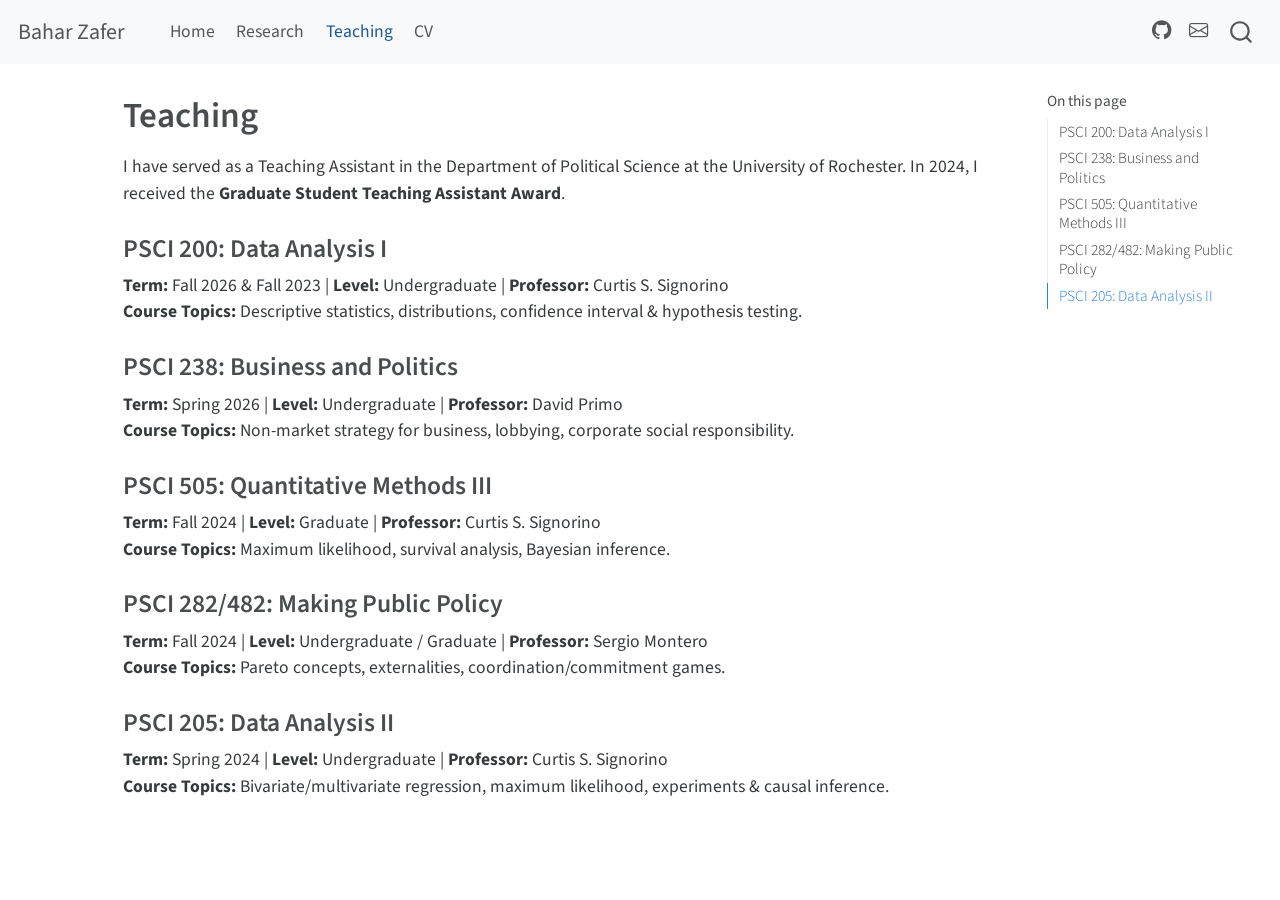
<file: teaching.html>
<!DOCTYPE html>
<html xmlns="http://www.w3.org/1999/xhtml" lang="en" xml:lang="en"><head>

<meta charset="utf-8">
<meta name="generator" content="quarto-1.3.450">

<meta name="viewport" content="width=device-width, initial-scale=1.0, user-scalable=yes">


<title>Bahar Zafer - Teaching</title>
<style>
code{white-space: pre-wrap;}
span.smallcaps{font-variant: small-caps;}
div.columns{display: flex; gap: min(4vw, 1.5em);}
div.column{flex: auto; overflow-x: auto;}
div.hanging-indent{margin-left: 1.5em; text-indent: -1.5em;}
ul.task-list{list-style: none;}
ul.task-list li input[type="checkbox"] {
  width: 0.8em;
  margin: 0 0.8em 0.2em -1em; /* quarto-specific, see https://github.com/quarto-dev/quarto-cli/issues/4556 */ 
  vertical-align: middle;
}
</style>


<script src="site_libs/quarto-nav/quarto-nav.js"></script>
<script src="site_libs/quarto-nav/headroom.min.js"></script>
<script src="site_libs/clipboard/clipboard.min.js"></script>
<script src="site_libs/quarto-search/autocomplete.umd.js"></script>
<script src="site_libs/quarto-search/fuse.min.js"></script>
<script src="site_libs/quarto-search/quarto-search.js"></script>
<meta name="quarto:offset" content="./">
<script src="site_libs/quarto-html/quarto.js"></script>
<script src="site_libs/quarto-html/popper.min.js"></script>
<script src="site_libs/quarto-html/tippy.umd.min.js"></script>
<script src="site_libs/quarto-html/anchor.min.js"></script>
<link href="site_libs/quarto-html/tippy.css" rel="stylesheet">
<link href="site_libs/quarto-html/quarto-syntax-highlighting.css" rel="stylesheet" id="quarto-text-highlighting-styles">
<script src="site_libs/bootstrap/bootstrap.min.js"></script>
<link href="site_libs/bootstrap/bootstrap-icons.css" rel="stylesheet">
<link href="site_libs/bootstrap/bootstrap.min.css" rel="stylesheet" id="quarto-bootstrap" data-mode="light">
<script id="quarto-search-options" type="application/json">{
  "location": "navbar",
  "copy-button": false,
  "collapse-after": 3,
  "panel-placement": "end",
  "type": "overlay",
  "limit": 20,
  "language": {
    "search-no-results-text": "No results",
    "search-matching-documents-text": "matching documents",
    "search-copy-link-title": "Copy link to search",
    "search-hide-matches-text": "Hide additional matches",
    "search-more-match-text": "more match in this document",
    "search-more-matches-text": "more matches in this document",
    "search-clear-button-title": "Clear",
    "search-detached-cancel-button-title": "Cancel",
    "search-submit-button-title": "Submit",
    "search-label": "Search"
  }
}</script>
<script async="" src="https://www.googletagmanager.com/gtag/js?id=G-RDGCC5YB4K"></script>

<script type="text/javascript">

window.dataLayer = window.dataLayer || [];
function gtag(){dataLayer.push(arguments);}
gtag('js', new Date());
gtag('config', 'G-RDGCC5YB4K', { 'anonymize_ip': true});
</script>
<style>html{ scroll-behavior: smooth; }</style>


<link rel="stylesheet" href="styles.css">
</head>

<body class="nav-fixed">

<div id="quarto-search-results"></div>
  <header id="quarto-header" class="headroom fixed-top">
    <nav class="navbar navbar-expand-lg navbar-dark ">
      <div class="navbar-container container-fluid">
      <div class="navbar-brand-container">
    <a class="navbar-brand" href="./index.html">
    <span class="navbar-title">Bahar Zafer</span>
    </a>
  </div>
            <div id="quarto-search" class="" title="Search"></div>
          <button class="navbar-toggler" type="button" data-bs-toggle="collapse" data-bs-target="#navbarCollapse" aria-controls="navbarCollapse" aria-expanded="false" aria-label="Toggle navigation" onclick="if (window.quartoToggleHeadroom) { window.quartoToggleHeadroom(); }">
  <span class="navbar-toggler-icon"></span>
</button>
          <div class="collapse navbar-collapse" id="navbarCollapse">
            <ul class="navbar-nav navbar-nav-scroll me-auto">
  <li class="nav-item">
    <a class="nav-link" href="./#home" rel="" target="">
 <span class="menu-text">Home</span></a>
  </li>  
  <li class="nav-item">
    <a class="nav-link" href="./#research" rel="" target="">
 <span class="menu-text">Research</span></a>
  </li>  
  <li class="nav-item">
    <a class="nav-link active" href="./teaching.html" rel="" target="" aria-current="page">
 <span class="menu-text">Teaching</span></a>
  </li>  
  <li class="nav-item">
    <a class="nav-link" href="./cv.pdf" rel="" target="">
 <span class="menu-text">CV</span></a>
  </li>  
</ul>
            <ul class="navbar-nav navbar-nav-scroll ms-auto">
  <li class="nav-item compact">
    <a class="nav-link" href="https://github.com/baharzafer" rel="" target=""><i class="bi bi-github" role="img">
</i> 
 <span class="menu-text"></span></a>
  </li>  
  <li class="nav-item compact">
    <a class="nav-link" href="mailto:bzafer@ur.rochester.edu" rel="" target=""><i class="bi bi-envelope" role="img">
</i> 
 <span class="menu-text"></span></a>
  </li>  
</ul>
            <div class="quarto-navbar-tools">
</div>
          </div> <!-- /navcollapse -->
      </div> <!-- /container-fluid -->
    </nav>
</header>
<!-- content -->
<div id="quarto-content" class="quarto-container page-columns page-rows-contents page-layout-article page-navbar">
<!-- sidebar -->
<!-- margin-sidebar -->
    <div id="quarto-margin-sidebar" class="sidebar margin-sidebar">
        <nav id="TOC" role="doc-toc" class="toc-active">
    <h2 id="toc-title">On this page</h2>
   
  <ul>
  <li><a href="#psci-200-data-analysis-i" id="toc-psci-200-data-analysis-i" class="nav-link active" data-scroll-target="#psci-200-data-analysis-i">PSCI 200: Data Analysis I</a></li>
  <li><a href="#psci-238-business-and-politics" id="toc-psci-238-business-and-politics" class="nav-link" data-scroll-target="#psci-238-business-and-politics">PSCI 238: Business and Politics</a></li>
  <li><a href="#psci-505-quantitative-methods-iii" id="toc-psci-505-quantitative-methods-iii" class="nav-link" data-scroll-target="#psci-505-quantitative-methods-iii">PSCI 505: Quantitative Methods III</a></li>
  <li><a href="#psci-282482-making-public-policy" id="toc-psci-282482-making-public-policy" class="nav-link" data-scroll-target="#psci-282482-making-public-policy">PSCI 282/482: Making Public Policy</a></li>
  <li><a href="#psci-205-data-analysis-ii" id="toc-psci-205-data-analysis-ii" class="nav-link" data-scroll-target="#psci-205-data-analysis-ii">PSCI 205: Data Analysis II</a></li>
  </ul>
</nav>
    </div>
<!-- main -->
<main class="content" id="quarto-document-content">

<header id="title-block-header" class="quarto-title-block default">
<div class="quarto-title">
<h1 class="title">Teaching</h1>
</div>



<div class="quarto-title-meta">

    
  
    
  </div>
  

</header>

<p>I have served as a Teaching Assistant in the Department of Political Science at the University of Rochester. In 2024, I received the <strong>Graduate Student Teaching Assistant Award</strong>.</p>
<section id="psci-200-data-analysis-i" class="level3">
<h3 class="anchored" data-anchor-id="psci-200-data-analysis-i">PSCI 200: Data Analysis I</h3>
<p><strong>Term:</strong> Fall 2026 &amp; Fall 2023 | <strong>Level:</strong> Undergraduate | <strong>Professor:</strong> Curtis S. Signorino<br>
<strong>Course Topics:</strong> Descriptive statistics, distributions, confidence interval &amp; hypothesis testing.</p>
</section>
<section id="psci-238-business-and-politics" class="level3">
<h3 class="anchored" data-anchor-id="psci-238-business-and-politics">PSCI 238: Business and Politics</h3>
<p><strong>Term:</strong> Spring 2026 | <strong>Level:</strong> Undergraduate | <strong>Professor:</strong> David Primo<br>
<strong>Course Topics:</strong> Non-market strategy for business, lobbying, corporate social responsibility.</p>
</section>
<section id="psci-505-quantitative-methods-iii" class="level3">
<h3 class="anchored" data-anchor-id="psci-505-quantitative-methods-iii">PSCI 505: Quantitative Methods III</h3>
<p><strong>Term:</strong> Fall 2024 | <strong>Level:</strong> Graduate | <strong>Professor:</strong> Curtis S. Signorino<br>
<strong>Course Topics:</strong> Maximum likelihood, survival analysis, Bayesian inference.</p>
</section>
<section id="psci-282482-making-public-policy" class="level3">
<h3 class="anchored" data-anchor-id="psci-282482-making-public-policy">PSCI 282/482: Making Public Policy</h3>
<p><strong>Term:</strong> Fall 2024 | <strong>Level:</strong> Undergraduate / Graduate | <strong>Professor:</strong> Sergio Montero<br>
<strong>Course Topics:</strong> Pareto concepts, externalities, coordination/commitment games.</p>
</section>
<section id="psci-205-data-analysis-ii" class="level3">
<h3 class="anchored" data-anchor-id="psci-205-data-analysis-ii">PSCI 205: Data Analysis II</h3>
<p><strong>Term:</strong> Spring 2024 | <strong>Level:</strong> Undergraduate | <strong>Professor:</strong> Curtis S. Signorino<br>
<strong>Course Topics:</strong> Bivariate/multivariate regression, maximum likelihood, experiments &amp; causal inference.</p>


</section>

</main> <!-- /main -->
<script id="quarto-html-after-body" type="application/javascript">
window.document.addEventListener("DOMContentLoaded", function (event) {
  const toggleBodyColorMode = (bsSheetEl) => {
    const mode = bsSheetEl.getAttribute("data-mode");
    const bodyEl = window.document.querySelector("body");
    if (mode === "dark") {
      bodyEl.classList.add("quarto-dark");
      bodyEl.classList.remove("quarto-light");
    } else {
      bodyEl.classList.add("quarto-light");
      bodyEl.classList.remove("quarto-dark");
    }
  }
  const toggleBodyColorPrimary = () => {
    const bsSheetEl = window.document.querySelector("link#quarto-bootstrap");
    if (bsSheetEl) {
      toggleBodyColorMode(bsSheetEl);
    }
  }
  toggleBodyColorPrimary();  
  const icon = "";
  const anchorJS = new window.AnchorJS();
  anchorJS.options = {
    placement: 'right',
    icon: icon
  };
  anchorJS.add('.anchored');
  const isCodeAnnotation = (el) => {
    for (const clz of el.classList) {
      if (clz.startsWith('code-annotation-')) {                     
        return true;
      }
    }
    return false;
  }
  const clipboard = new window.ClipboardJS('.code-copy-button', {
    text: function(trigger) {
      const codeEl = trigger.previousElementSibling.cloneNode(true);
      for (const childEl of codeEl.children) {
        if (isCodeAnnotation(childEl)) {
          childEl.remove();
        }
      }
      return codeEl.innerText;
    }
  });
  clipboard.on('success', function(e) {
    // button target
    const button = e.trigger;
    // don't keep focus
    button.blur();
    // flash "checked"
    button.classList.add('code-copy-button-checked');
    var currentTitle = button.getAttribute("title");
    button.setAttribute("title", "Copied!");
    let tooltip;
    if (window.bootstrap) {
      button.setAttribute("data-bs-toggle", "tooltip");
      button.setAttribute("data-bs-placement", "left");
      button.setAttribute("data-bs-title", "Copied!");
      tooltip = new bootstrap.Tooltip(button, 
        { trigger: "manual", 
          customClass: "code-copy-button-tooltip",
          offset: [0, -8]});
      tooltip.show();    
    }
    setTimeout(function() {
      if (tooltip) {
        tooltip.hide();
        button.removeAttribute("data-bs-title");
        button.removeAttribute("data-bs-toggle");
        button.removeAttribute("data-bs-placement");
      }
      button.setAttribute("title", currentTitle);
      button.classList.remove('code-copy-button-checked');
    }, 1000);
    // clear code selection
    e.clearSelection();
  });
  function tippyHover(el, contentFn) {
    const config = {
      allowHTML: true,
      content: contentFn,
      maxWidth: 500,
      delay: 100,
      arrow: false,
      appendTo: function(el) {
          return el.parentElement;
      },
      interactive: true,
      interactiveBorder: 10,
      theme: 'quarto',
      placement: 'bottom-start'
    };
    window.tippy(el, config); 
  }
  const noterefs = window.document.querySelectorAll('a[role="doc-noteref"]');
  for (var i=0; i<noterefs.length; i++) {
    const ref = noterefs[i];
    tippyHover(ref, function() {
      // use id or data attribute instead here
      let href = ref.getAttribute('data-footnote-href') || ref.getAttribute('href');
      try { href = new URL(href).hash; } catch {}
      const id = href.replace(/^#\/?/, "");
      const note = window.document.getElementById(id);
      return note.innerHTML;
    });
  }
      let selectedAnnoteEl;
      const selectorForAnnotation = ( cell, annotation) => {
        let cellAttr = 'data-code-cell="' + cell + '"';
        let lineAttr = 'data-code-annotation="' +  annotation + '"';
        const selector = 'span[' + cellAttr + '][' + lineAttr + ']';
        return selector;
      }
      const selectCodeLines = (annoteEl) => {
        const doc = window.document;
        const targetCell = annoteEl.getAttribute("data-target-cell");
        const targetAnnotation = annoteEl.getAttribute("data-target-annotation");
        const annoteSpan = window.document.querySelector(selectorForAnnotation(targetCell, targetAnnotation));
        const lines = annoteSpan.getAttribute("data-code-lines").split(",");
        const lineIds = lines.map((line) => {
          return targetCell + "-" + line;
        })
        let top = null;
        let height = null;
        let parent = null;
        if (lineIds.length > 0) {
            //compute the position of the single el (top and bottom and make a div)
            const el = window.document.getElementById(lineIds[0]);
            top = el.offsetTop;
            height = el.offsetHeight;
            parent = el.parentElement.parentElement;
          if (lineIds.length > 1) {
            const lastEl = window.document.getElementById(lineIds[lineIds.length - 1]);
            const bottom = lastEl.offsetTop + lastEl.offsetHeight;
            height = bottom - top;
          }
          if (top !== null && height !== null && parent !== null) {
            // cook up a div (if necessary) and position it 
            let div = window.document.getElementById("code-annotation-line-highlight");
            if (div === null) {
              div = window.document.createElement("div");
              div.setAttribute("id", "code-annotation-line-highlight");
              div.style.position = 'absolute';
              parent.appendChild(div);
            }
            div.style.top = top - 2 + "px";
            div.style.height = height + 4 + "px";
            let gutterDiv = window.document.getElementById("code-annotation-line-highlight-gutter");
            if (gutterDiv === null) {
              gutterDiv = window.document.createElement("div");
              gutterDiv.setAttribute("id", "code-annotation-line-highlight-gutter");
              gutterDiv.style.position = 'absolute';
              const codeCell = window.document.getElementById(targetCell);
              const gutter = codeCell.querySelector('.code-annotation-gutter');
              gutter.appendChild(gutterDiv);
            }
            gutterDiv.style.top = top - 2 + "px";
            gutterDiv.style.height = height + 4 + "px";
          }
          selectedAnnoteEl = annoteEl;
        }
      };
      const unselectCodeLines = () => {
        const elementsIds = ["code-annotation-line-highlight", "code-annotation-line-highlight-gutter"];
        elementsIds.forEach((elId) => {
          const div = window.document.getElementById(elId);
          if (div) {
            div.remove();
          }
        });
        selectedAnnoteEl = undefined;
      };
      // Attach click handler to the DT
      const annoteDls = window.document.querySelectorAll('dt[data-target-cell]');
      for (const annoteDlNode of annoteDls) {
        annoteDlNode.addEventListener('click', (event) => {
          const clickedEl = event.target;
          if (clickedEl !== selectedAnnoteEl) {
            unselectCodeLines();
            const activeEl = window.document.querySelector('dt[data-target-cell].code-annotation-active');
            if (activeEl) {
              activeEl.classList.remove('code-annotation-active');
            }
            selectCodeLines(clickedEl);
            clickedEl.classList.add('code-annotation-active');
          } else {
            // Unselect the line
            unselectCodeLines();
            clickedEl.classList.remove('code-annotation-active');
          }
        });
      }
  const findCites = (el) => {
    const parentEl = el.parentElement;
    if (parentEl) {
      const cites = parentEl.dataset.cites;
      if (cites) {
        return {
          el,
          cites: cites.split(' ')
        };
      } else {
        return findCites(el.parentElement)
      }
    } else {
      return undefined;
    }
  };
  var bibliorefs = window.document.querySelectorAll('a[role="doc-biblioref"]');
  for (var i=0; i<bibliorefs.length; i++) {
    const ref = bibliorefs[i];
    const citeInfo = findCites(ref);
    if (citeInfo) {
      tippyHover(citeInfo.el, function() {
        var popup = window.document.createElement('div');
        citeInfo.cites.forEach(function(cite) {
          var citeDiv = window.document.createElement('div');
          citeDiv.classList.add('hanging-indent');
          citeDiv.classList.add('csl-entry');
          var biblioDiv = window.document.getElementById('ref-' + cite);
          if (biblioDiv) {
            citeDiv.innerHTML = biblioDiv.innerHTML;
          }
          popup.appendChild(citeDiv);
        });
        return popup.innerHTML;
      });
    }
  }
});
</script>
</div> <!-- /content -->



<script src="site_libs/quarto-html/zenscroll-min.js"></script>
</body></html>
</file>
<file: site_libs/quarto-html/tippy.css>
.tippy-box[data-animation=fade][data-state=hidden]{opacity:0}[data-tippy-root]{max-width:calc(100vw - 10px)}.tippy-box{position:relative;background-color:#333;color:#fff;border-radius:4px;font-size:14px;line-height:1.4;white-space:normal;outline:0;transition-property:transform,visibility,opacity}.tippy-box[data-placement^=top]>.tippy-arrow{bottom:0}.tippy-box[data-placement^=top]>.tippy-arrow:before{bottom:-7px;left:0;border-width:8px 8px 0;border-top-color:initial;transform-origin:center top}.tippy-box[data-placement^=bottom]>.tippy-arrow{top:0}.tippy-box[data-placement^=bottom]>.tippy-arrow:before{top:-7px;left:0;border-width:0 8px 8px;border-bottom-color:initial;transform-origin:center bottom}.tippy-box[data-placement^=left]>.tippy-arrow{right:0}.tippy-box[data-placement^=left]>.tippy-arrow:before{border-width:8px 0 8px 8px;border-left-color:initial;right:-7px;transform-origin:center left}.tippy-box[data-placement^=right]>.tippy-arrow{left:0}.tippy-box[data-placement^=right]>.tippy-arrow:before{left:-7px;border-width:8px 8px 8px 0;border-right-color:initial;transform-origin:center right}.tippy-box[data-inertia][data-state=visible]{transition-timing-function:cubic-bezier(.54,1.5,.38,1.11)}.tippy-arrow{width:16px;height:16px;color:#333}.tippy-arrow:before{content:"";position:absolute;border-color:transparent;border-style:solid}.tippy-content{position:relative;padding:5px 9px;z-index:1}
</file>
<file: site_libs/quarto-html/quarto-syntax-highlighting.css>
/* quarto syntax highlight colors */
:root {
  --quarto-hl-ot-color: #003B4F;
  --quarto-hl-at-color: #657422;
  --quarto-hl-ss-color: #20794D;
  --quarto-hl-an-color: #5E5E5E;
  --quarto-hl-fu-color: #4758AB;
  --quarto-hl-st-color: #20794D;
  --quarto-hl-cf-color: #003B4F;
  --quarto-hl-op-color: #5E5E5E;
  --quarto-hl-er-color: #AD0000;
  --quarto-hl-bn-color: #AD0000;
  --quarto-hl-al-color: #AD0000;
  --quarto-hl-va-color: #111111;
  --quarto-hl-bu-color: inherit;
  --quarto-hl-ex-color: inherit;
  --quarto-hl-pp-color: #AD0000;
  --quarto-hl-in-color: #5E5E5E;
  --quarto-hl-vs-color: #20794D;
  --quarto-hl-wa-color: #5E5E5E;
  --quarto-hl-do-color: #5E5E5E;
  --quarto-hl-im-color: #00769E;
  --quarto-hl-ch-color: #20794D;
  --quarto-hl-dt-color: #AD0000;
  --quarto-hl-fl-color: #AD0000;
  --quarto-hl-co-color: #5E5E5E;
  --quarto-hl-cv-color: #5E5E5E;
  --quarto-hl-cn-color: #8f5902;
  --quarto-hl-sc-color: #5E5E5E;
  --quarto-hl-dv-color: #AD0000;
  --quarto-hl-kw-color: #003B4F;
}

/* other quarto variables */
:root {
  --quarto-font-monospace: SFMono-Regular, Menlo, Monaco, Consolas, "Liberation Mono", "Courier New", monospace;
}

pre > code.sourceCode > span {
  color: #003B4F;
}

code span {
  color: #003B4F;
}

code.sourceCode > span {
  color: #003B4F;
}

div.sourceCode,
div.sourceCode pre.sourceCode {
  color: #003B4F;
}

code span.ot {
  color: #003B4F;
  font-style: inherit;
}

code span.at {
  color: #657422;
  font-style: inherit;
}

code span.ss {
  color: #20794D;
  font-style: inherit;
}

code span.an {
  color: #5E5E5E;
  font-style: inherit;
}

code span.fu {
  color: #4758AB;
  font-style: inherit;
}

code span.st {
  color: #20794D;
  font-style: inherit;
}

code span.cf {
  color: #003B4F;
  font-style: inherit;
}

code span.op {
  color: #5E5E5E;
  font-style: inherit;
}

code span.er {
  color: #AD0000;
  font-style: inherit;
}

code span.bn {
  color: #AD0000;
  font-style: inherit;
}

code span.al {
  color: #AD0000;
  font-style: inherit;
}

code span.va {
  color: #111111;
  font-style: inherit;
}

code span.bu {
  font-style: inherit;
}

code span.ex {
  font-style: inherit;
}

code span.pp {
  color: #AD0000;
  font-style: inherit;
}

code span.in {
  color: #5E5E5E;
  font-style: inherit;
}

code span.vs {
  color: #20794D;
  font-style: inherit;
}

code span.wa {
  color: #5E5E5E;
  font-style: italic;
}

code span.do {
  color: #5E5E5E;
  font-style: italic;
}

code span.im {
  color: #00769E;
  font-style: inherit;
}

code span.ch {
  color: #20794D;
  font-style: inherit;
}

code span.dt {
  color: #AD0000;
  font-style: inherit;
}

code span.fl {
  color: #AD0000;
  font-style: inherit;
}

code span.co {
  color: #5E5E5E;
  font-style: inherit;
}

code span.cv {
  color: #5E5E5E;
  font-style: italic;
}

code span.cn {
  color: #8f5902;
  font-style: inherit;
}

code span.sc {
  color: #5E5E5E;
  font-style: inherit;
}

code span.dv {
  color: #AD0000;
  font-style: inherit;
}

code span.kw {
  color: #003B4F;
  font-style: inherit;
}

.prevent-inlining {
  content: "</";
}

/*# sourceMappingURL=debc5d5d77c3f9108843748ff7464032.css.map */
</file>
<file: styles.css>
/* css styles */
</file>
